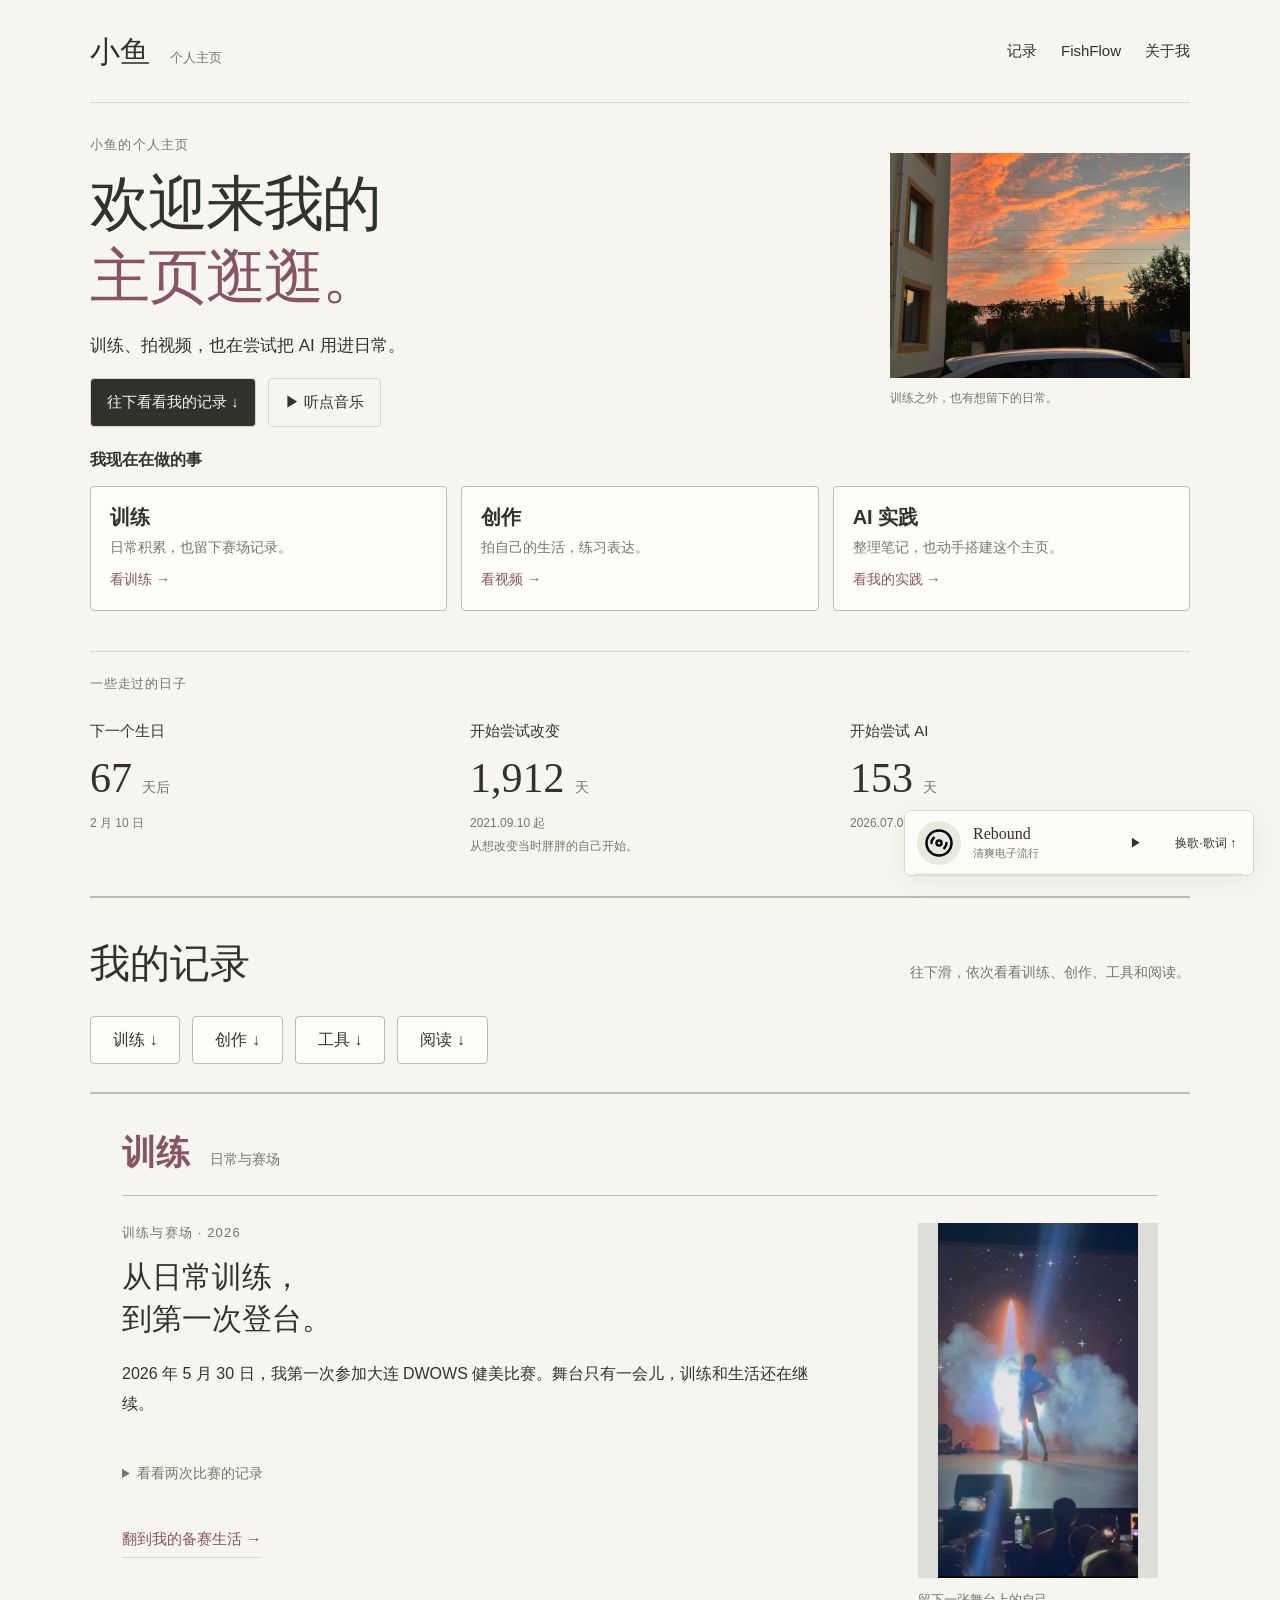
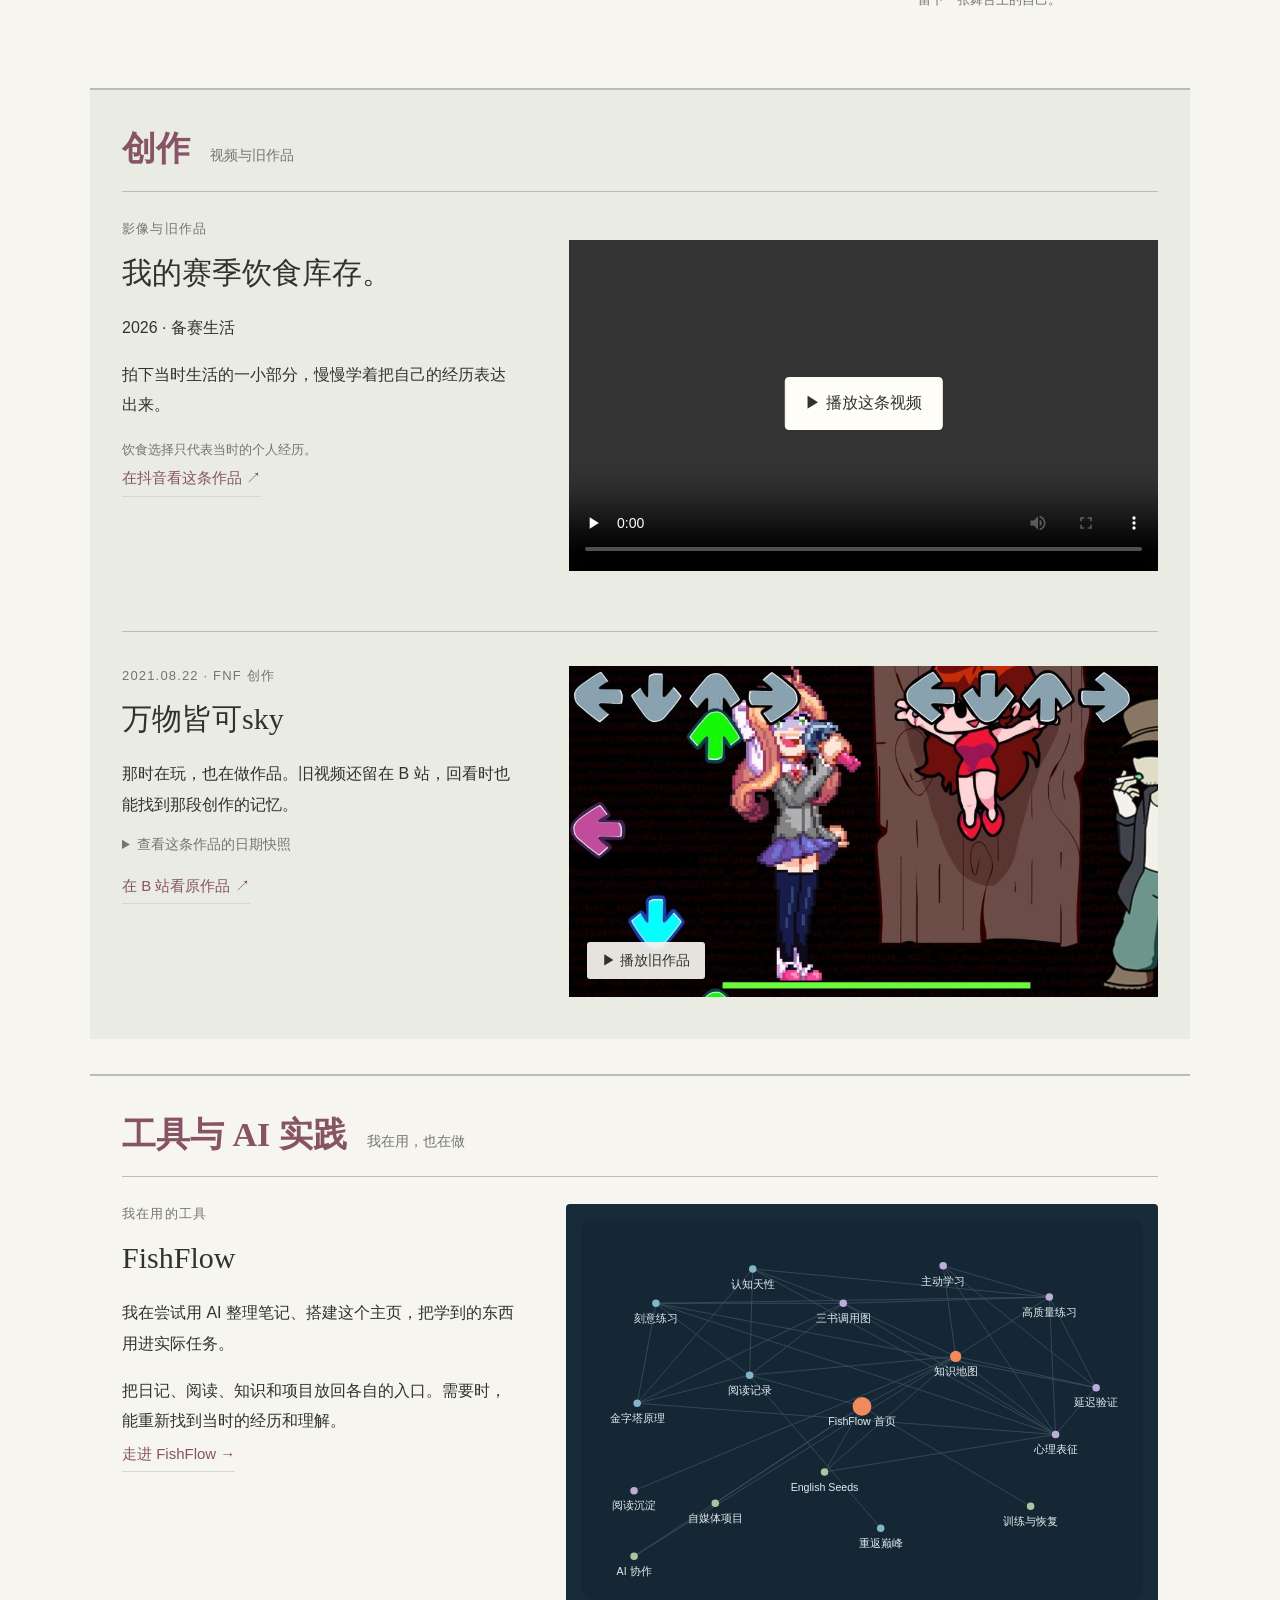
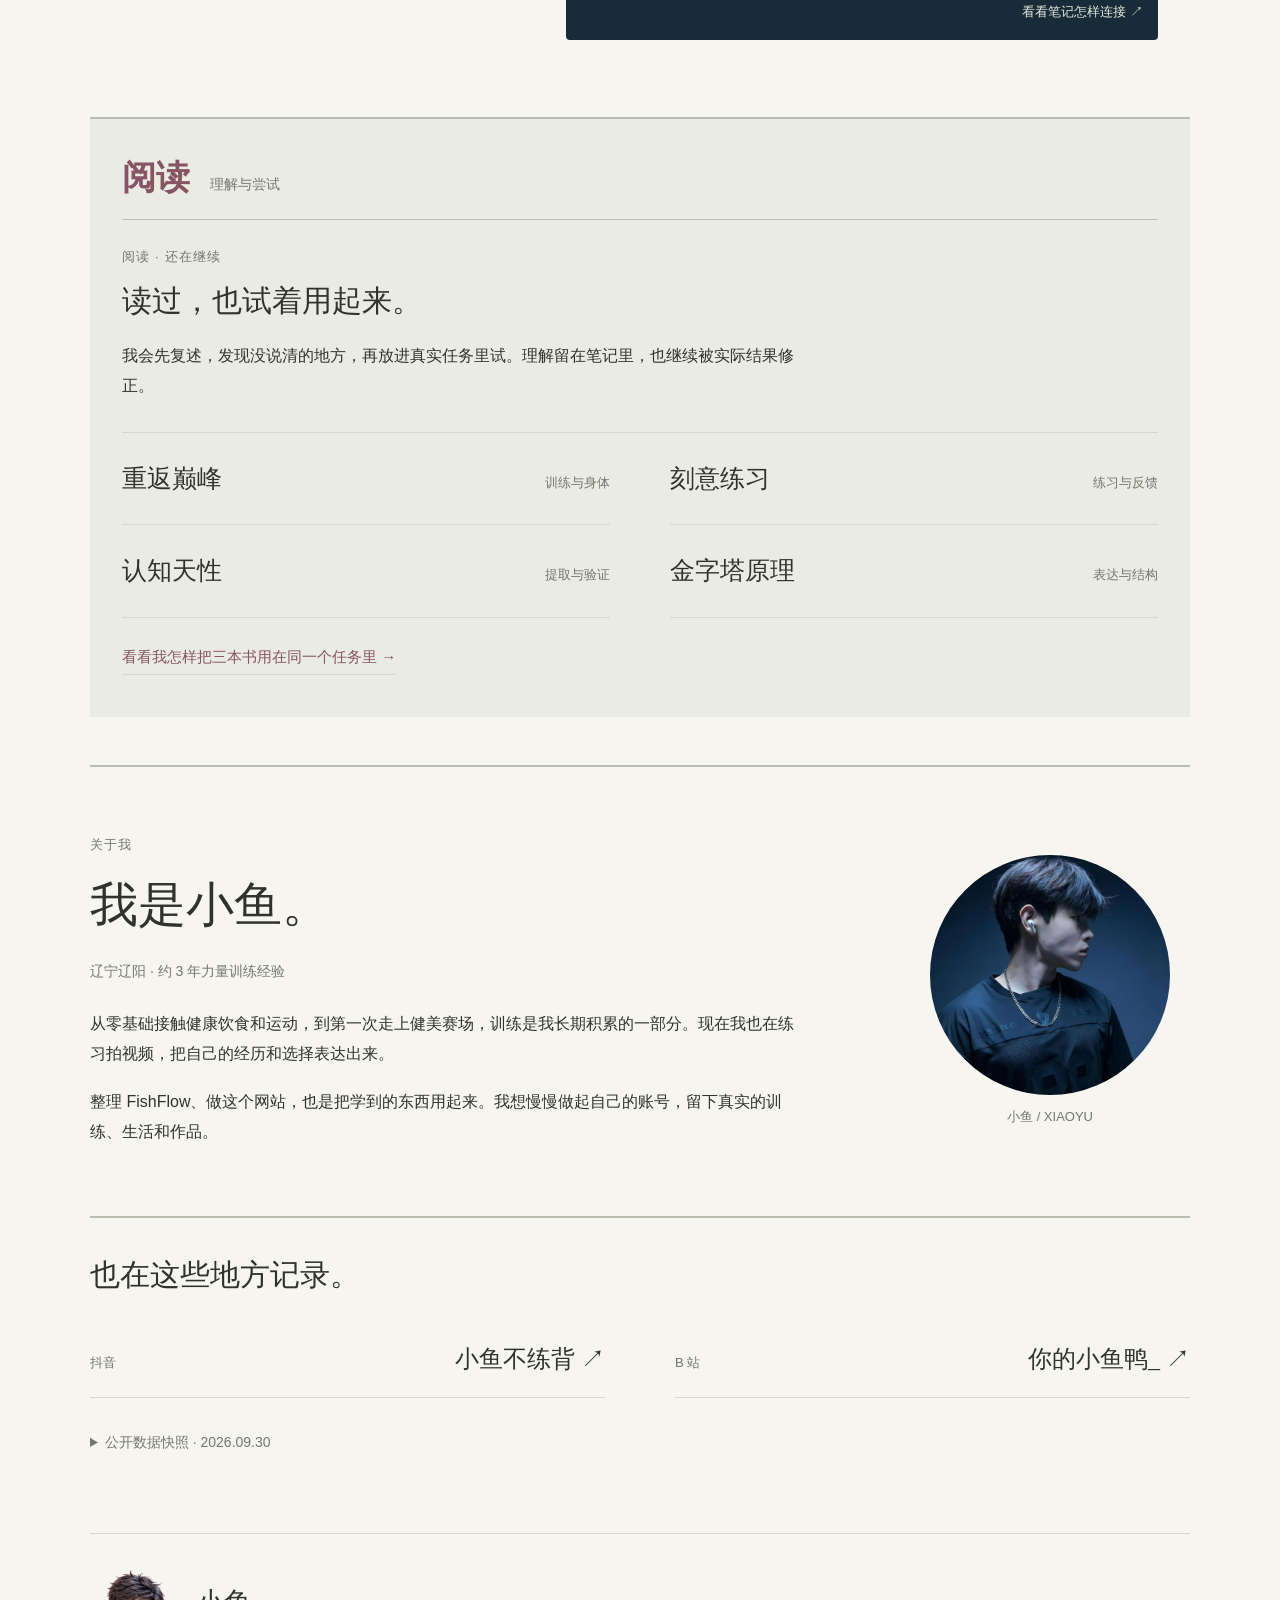
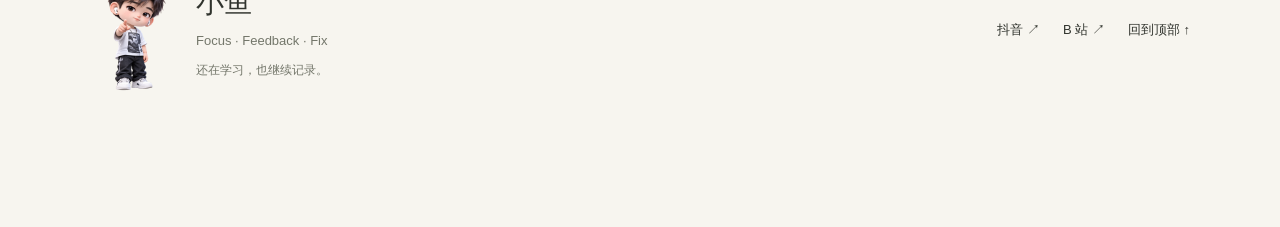
<file: index.html>
<!doctype html><html lang="zh-CN"><head><meta charset="UTF-8"><meta name="viewport" content="width=device-width,initial-scale=1"><meta name="theme-color" content="#F7F5EF"><title>小鱼</title><meta name="description" content="这里有我的训练、创作、阅读，还有一些日常。"><meta property="og:title" content="小鱼"><meta property="og:description" content="这里有我的训练、创作、阅读，还有一些日常。"><meta property="og:type" content="website"><meta property="og:url" content="https://yuy530950-ux.github.io/xiaoyu-homepage-public/"><link rel="canonical" href="https://yuy530950-ux.github.io/xiaoyu-homepage-public/"><link rel="icon" href="./favicon.svg" type="image/svg+xml"><link rel="stylesheet" href="./styles.css?v=2026-10-04"><link rel="stylesheet" href="./clarity.css?v=2026-10-05b"><script src="./site.js?v=2.1.3-music" defer></script><script src="./music.js?v=2026-10-09-same-origin" defer></script><script src="./life-records.js?v=2026-10-05" defer></script><script src="./milestones.js?v=2026-10-04" defer></script></head><body id="top" class="home-clarity"><a class="skip-link" href="#main">跳到主要内容</a><header class="site-header container"><a class="brand" href="./index.html" aria-label="小鱼，返回主页">小鱼<span>个人主页</span></a><nav class="site-nav" aria-label="主导航"><a href="./index.html#records">记录</a><a href="./fishflow.html">FishFlow</a><a href="./index.html#about">关于我</a></nav></header>
<main id="main">
<section class="hero container" aria-labelledby="hero-title">
<div class="hero-intro"><div><p class="eyebrow">小鱼的个人主页</p><h1 id="hero-title">欢迎来我的<br><em>主页逛逛。</em></h1><p class="hero-lead">训练、拍视频，也在尝试把 AI 用进日常。</p><div class="hero-actions"><a class="button button-dark" href="#records">往下看看我的记录 ↓</a><button id="hero-music-toggle" class="button" type="button" aria-label="播放主页音乐">▶ 听点音乐</button></div></div><figure class="hero-photo"><img src="./media/evening-sky.jpg" width="1707" height="1280" alt="楼边与树梢上方的橙红色晚霞"><figcaption>训练之外，也有想留下的日常。</figcaption></figure></div>
<div class="hero-now"><h2>我现在在做的事</h2><nav class="now-links" aria-label="现在在做的事"><a href="#chapter-training"><strong>训练</strong><span>日常积累，也留下赛场记录。</span><b>看训练 →</b></a><a href="#chapter-creative"><strong>创作</strong><span>拍自己的生活，练习表达。</span><b>看视频 →</b></a><a href="#chapter-tools"><strong>AI 实践</strong><span>整理笔记，也动手搭建这个主页。</span><b>看我的实践 →</b></a></nav></div>
</section>
<section class="milestones container" aria-labelledby="milestones-title" data-milestones data-birthday-month="2" data-birthday-day="10" data-change-start="2021-09-10" data-ai-start="2026-07-05">
<h2 id="milestones-title" class="eyebrow">一些走过的日子</h2>
<dl class="milestone-list">
<div class="milestone"><dt>下一个生日</dt><dd class="milestone-value"><strong data-milestone="birthday">—</strong><span data-birthday-unit>天后</span></dd><dd class="milestone-origin"><span>2 月 10 日</span></dd></div>
<div class="milestone"><dt>开始尝试改变</dt><dd class="milestone-value"><strong data-milestone="change">—</strong><span>天</span></dd><dd class="milestone-origin"><time datetime="2021-09-10">2021.09.10</time> 起<br>从想改变当时胖胖的自己开始。</dd></div>
<div class="milestone"><dt>开始尝试 AI</dt><dd class="milestone-value"><strong data-milestone="ai">—</strong><span>天</span></dd><dd class="milestone-origin"><time datetime="2026-07-05">2026.07.05</time> 起</dd></div>
</dl>
<noscript><p class="small-note">生日是 2 月 10 日；2021.09.10 开始尝试改变，2026.07.05 开始尝试 AI。开启浏览器脚本后可查看每日更新的天数。</p></noscript>
</section>
<section class="records container" id="records" aria-labelledby="records-title"><div class="section-heading"><h2 id="records-title">我的记录</h2><p>往下滑，依次看看训练、创作、工具和阅读。</p></div>
<div id="life-player" class="chapter-browser"><nav class="chapter-nav" aria-label="跳到记录区域"><a href="#chapter-training">训练 ↓</a><a href="#chapter-creative">创作 ↓</a><a href="#chapter-tools">工具 ↓</a><a href="#chapter-reading">阅读 ↓</a></nav><div class="chapter-stories">
<article id="chapter-training" class="chapter-panel" aria-labelledby="section-training-title" tabindex="-1"><header class="record-section-heading"><h3 id="section-training-title">训练</h3><p>日常与赛场</p></header><div class="training-layout"><div><p class="eyebrow">训练与赛场 · 2026</p><h4 id="training-record">从日常训练，<br>到第一次登台。</h4><p>2026 年 5 月 30 日，我第一次参加大连 DWOWS 健美比赛。舞台只有一会儿，训练和生活还在继续。</p><details class="project-details"><summary>看看两次比赛的记录</summary><p><strong>2026.05.30 · 大连 DWOWS</strong><br>共报 4 个组。青年组小组冠军、全场第 8 / 11；另外 3 个组第三名。</p><p><strong>2026 年 9 月 · 沈阳聚力</strong><br>最好成绩：组第六。</p></details><a class="text-link" href="#film-record">翻到我的备赛生活 →</a></div><figure class="stage-photo"><img src="./media/stage-moment.jpg" width="968" height="1714" alt="小鱼在健美舞台上的照片" loading="lazy"><figcaption>留下一张舞台上的自己。</figcaption></figure></div></article>
<article id="chapter-creative" class="chapter-panel" aria-labelledby="section-creative-title" tabindex="-1"><header class="record-section-heading"><h3 id="section-creative-title">创作</h3><p>视频与旧作品</p></header><p class="eyebrow">影像与旧作品</p><div class="creative-story"><div><h4 id="film-record">我的赛季饮食库存。</h4><p>2026 · 备赛生活</p><p>拍下当时生活的一小部分，慢慢学着把自己的经历表达出来。</p><p class="small-note">饮食选择只代表当时的个人经历。</p><a class="text-link" href="https://www.douyin.com/video/7662977046944234611" target="_blank" rel="noopener noreferrer">在抖音看这条作品 ↗</a></div><div class="video-preview"><button type="button" id="training-film-play" class="native-video-play" aria-controls="training-film">▶ 播放这条视频</button><video id="training-film" controls playsinline preload="none" aria-label="小鱼的赛季饮食库存视频"><source src="./media/prep-pantry.mp4" type="video/mp4"></video></div></div>
<div class="creative-story older-story"><div><p class="eyebrow">2021.08.22 · FNF 创作</p><h4 id="fnf-record">万物皆可sky</h4><p>那时在玩，也在做作品。旧视频还留在 B 站，回看时也能找到那段创作的记忆。</p><details><summary>查看这条作品的日期快照</summary><p>106.5 万播放 · 2026.10.02 核验。平台的最新数据可能不同。</p></details><a class="text-link" href="https://www.bilibili.com/video/BV1u64y1v7vH/" target="_blank" rel="noopener noreferrer">在 B 站看原作品 ↗</a></div><div class="chapter-video"><button type="button" id="fnf-play" class="chapter-video-cover" aria-label="播放 万物皆可sky"><img src="./media/fnf-sky-cover.jpg" width="1200" height="630" alt="2021 年作品 万物皆可sky 的画面" loading="lazy"><span>▶ 播放旧作品</span></button><iframe id="fnf-frame" src="about:blank" title="万物皆可sky，B 站作品播放器" allow="autoplay; fullscreen; picture-in-picture" allowfullscreen hidden></iframe><button id="fnf-stop" type="button" hidden>停止作品播放</button></div></div></article>
<article id="chapter-tools" class="chapter-panel" aria-labelledby="section-tools-title" tabindex="-1"><header class="record-section-heading"><h3 id="section-tools-title">工具与 AI 实践</h3><p>我在用，也在做</p></header><div class="tools-layout"><div><p class="eyebrow">我在用的工具</p><h4 id="fishflow-record">FishFlow</h4><p>我在尝试用 AI 整理笔记、搭建这个主页，把学到的东西用进实际任务。</p><p>把日记、阅读、知识和项目放回各自的入口。需要时，能重新找到当时的经历和理解。</p><a class="text-link" href="./fishflow.html">走进 FishFlow →</a></div><a class="graph-preview" href="./fishflow.html#map" aria-label="打开 FishFlow 公开笔记图谱"><img src="./media/fishflow-map.svg" width="900" height="610" alt="FishFlow 的公开笔记关系图，17 个节点、40 条关系" loading="lazy"><span>看看笔记怎样连接 ↗</span></a></div></article>
<article id="chapter-reading" class="chapter-panel" aria-labelledby="section-reading-title" tabindex="-1"><header class="record-section-heading"><h3 id="section-reading-title">阅读</h3><p>理解与尝试</p></header><p class="eyebrow">阅读 · 还在继续</p><h4 id="reading-record">读过，也试着用起来。</h4><p class="reading-intro">我会先复述，发现没说清的地方，再放进真实任务里试。理解留在笔记里，也继续被实际结果修正。</p><div class="book-list"><div><strong>重返巅峰</strong><span>训练与身体</span></div><div><strong>刻意练习</strong><span>练习与反馈</span></div><div><strong>认知天性</strong><span>提取与验证</span></div><div><strong>金字塔原理</strong><span>表达与结构</span></div></div><a class="text-link" href="./fishflow.html#application">看看我怎样把三本书用在同一个任务里 →</a></article>
</div></div></section>
<section class="about container" id="about" aria-labelledby="about-title"><div class="about-copy"><p class="eyebrow">关于我</p><h2 id="about-title">我是小鱼。</h2><p class="profile-facts">辽宁辽阳 · 约 3 年力量训练经验</p><p>从零基础接触健康饮食和运动，到第一次走上健美赛场，训练是我长期积累的一部分。现在我也在练习拍视频，把自己的经历和选择表达出来。</p><p>整理 FishFlow、做这个网站，也是把学到的东西用起来。我想慢慢做起自己的账号，留下真实的训练、生活和作品。</p></div><figure class="about-portrait"><img src="./media/xiaoyu-portrait.jpg" width="1280" height="1280" alt="小鱼的侧脸照片" loading="lazy"><figcaption>小鱼 / XIAOYU</figcaption></figure></section>
<section class="accounts container" id="accounts" aria-labelledby="accounts-title"><h2 id="accounts-title">也在这些地方记录。</h2><div class="account-links"><a href="https://www.douyin.com/user/MS4wLjABAAAAREL2kKN2-3KFhaEUhRp0pKYmn9fHabDOpQyfHG3v3TfUt0Ww7nI0zHm55gkjGED8" target="_blank" rel="noopener noreferrer"><span>抖音</span><strong>小鱼不练背 ↗</strong></a><a href="https://space.bilibili.com/470591883" target="_blank" rel="noopener noreferrer"><span>B 站</span><strong>你的小鱼鸭_ ↗</strong></a></div><details class="account-snapshot"><summary>公开数据快照 · 2026.09.30</summary><p>抖音：281 粉丝，15 作品，公开获赞 1.7 万。<br>B 站：1,610 粉丝，39 投稿。</p><p class="small-note">只记录当时核验的公开数字，最新数据请看平台主页。</p></details></section>
</main><footer class="site-footer container"><div class="footer-identity"><button class="character-button" type="button" aria-label="和小鱼的小分身打个招呼"><img src="./media/xiaoyu-chibi.png" width="1024" height="1536" alt="小鱼的 Q 版小分身" loading="lazy"></button><div><a class="footer-brand" href="./index.html">小鱼</a><p>Focus · Feedback · Fix</p><small id="character-message" role="status">还在学习，也继续记录。</small></div></div><nav class="footer-links" aria-label="页脚导航"><a href="https://www.douyin.com/user/MS4wLjABAAAAREL2kKN2-3KFhaEUhRp0pKYmn9fHabDOpQyfHG3v3TfUt0Ww7nI0zHm55gkjGED8" target="_blank" rel="noopener noreferrer">抖音 ↗</a><a href="https://space.bilibili.com/470591883" target="_blank" rel="noopener noreferrer">B 站 ↗</a><a href="#top">回到顶部 ↑</a></nav></footer><section class="music-widget" id="music-widget" aria-label="主页音乐">
<audio id="site-audio" preload="none" loop src="./media/rebound.m4a"></audio>
<div class="music-panel" id="music-panel" aria-labelledby="music-heading" hidden>
<div class="music-panel-head"><span class="eyebrow">陪你逛逛的三首歌</span><button id="music-close" type="button">收起 ↓</button></div>
<div class="record-heading"><img class="record-icon" src="./media/disc-3.svg" width="76" height="76" alt=""><div><h2 id="music-heading">Rebound</h2><p id="music-artist">Josh Woodward</p></div></div>
<p class="music-mood" id="music-mood">清爽电子流行 · 轻快一点，适合随意逛逛。</p>
<div class="track-picker" role="group" aria-label="选择歌曲">
<button type="button" data-track="0" aria-pressed="true">Rebound <small>清爽电子流行 · Josh Woodward</small></button>
<button type="button" data-track="1" aria-pressed="false" disabled>California Lullabye <small>暖一点的吉他人声 · Josh Woodward</small></button>
<button type="button" data-track="2" aria-pressed="false" disabled>Childhood <small>安静钢琴 · Scott Buckley</small></button>
</div>
<div class="transport"><button type="button" id="music-toggle" aria-label="播放 Rebound">▶ 播放</button><span><time id="music-current">0:00</time> / <time id="music-duration">2:54</time></span><button id="music-follow" type="button" aria-pressed="true">跟随当前句</button></div>
<label class="range-control"><span class="sr-only">歌曲进度</span><input id="music-progress" type="range" min="0" max="0" step="0.1" value="0" disabled></label>
<div class="volume-control"><label for="music-volume">音量</label><input id="music-volume" type="range" min="0" max="1" step="0.01" value="0.25"><button type="button" id="music-mute" aria-pressed="false">静音</button></div>
<p class="lyric-heading" id="lyric-heading">完整歌词 · 逐句高亮</p>
<div class="lyrics" id="lyrics" role="region" aria-label="完整歌词，随歌曲播放逐句高亮" tabindex="0"><ol id="lyrics-lines"></ol><p id="instrumental-note" hidden>这首是钢琴纯音乐，没有歌词。慢下来，留一点安静。</p></div>
<p class="lyrics-note" id="lyrics-note">歌词来自作者原文；同步时间可能有少量偏差。</p>
<p class="music-credit"><a id="music-source" href="https://www.joshwoodward.com/song/Rebound" target="_blank" rel="noopener noreferrer">Rebound — Josh Woodward</a> · <a id="music-license" href="https://creativecommons.org/licenses/by/4.0/" target="_blank" rel="noopener noreferrer">CC BY 4.0</a><span>为网页播放压缩 · 未剪辑 · 歌词分句与时间整理</span></p>
<p class="music-status" id="music-status" role="status">点一下，听首歌。</p><button type="button" id="music-retry" hidden>重试</button>
</div>
<div class="music-dock"><button class="dock-record" type="button" id="music-expand" aria-controls="music-panel" aria-expanded="false" aria-label="展开唱片与歌词"><img class="record-icon" src="./media/disc-3.svg" width="44" height="44" alt=""></button><div><strong id="dock-title">Rebound</strong><span id="dock-status">清爽电子流行</span></div><button type="button" id="dock-toggle" aria-label="播放 Rebound">▶</button><button type="button" id="dock-open" aria-controls="music-panel">换歌·歌词 ↑</button><progress id="dock-progress" max="174" value="0" aria-label="歌曲播放进度"></progress></div>
</section></body></html>
</file>
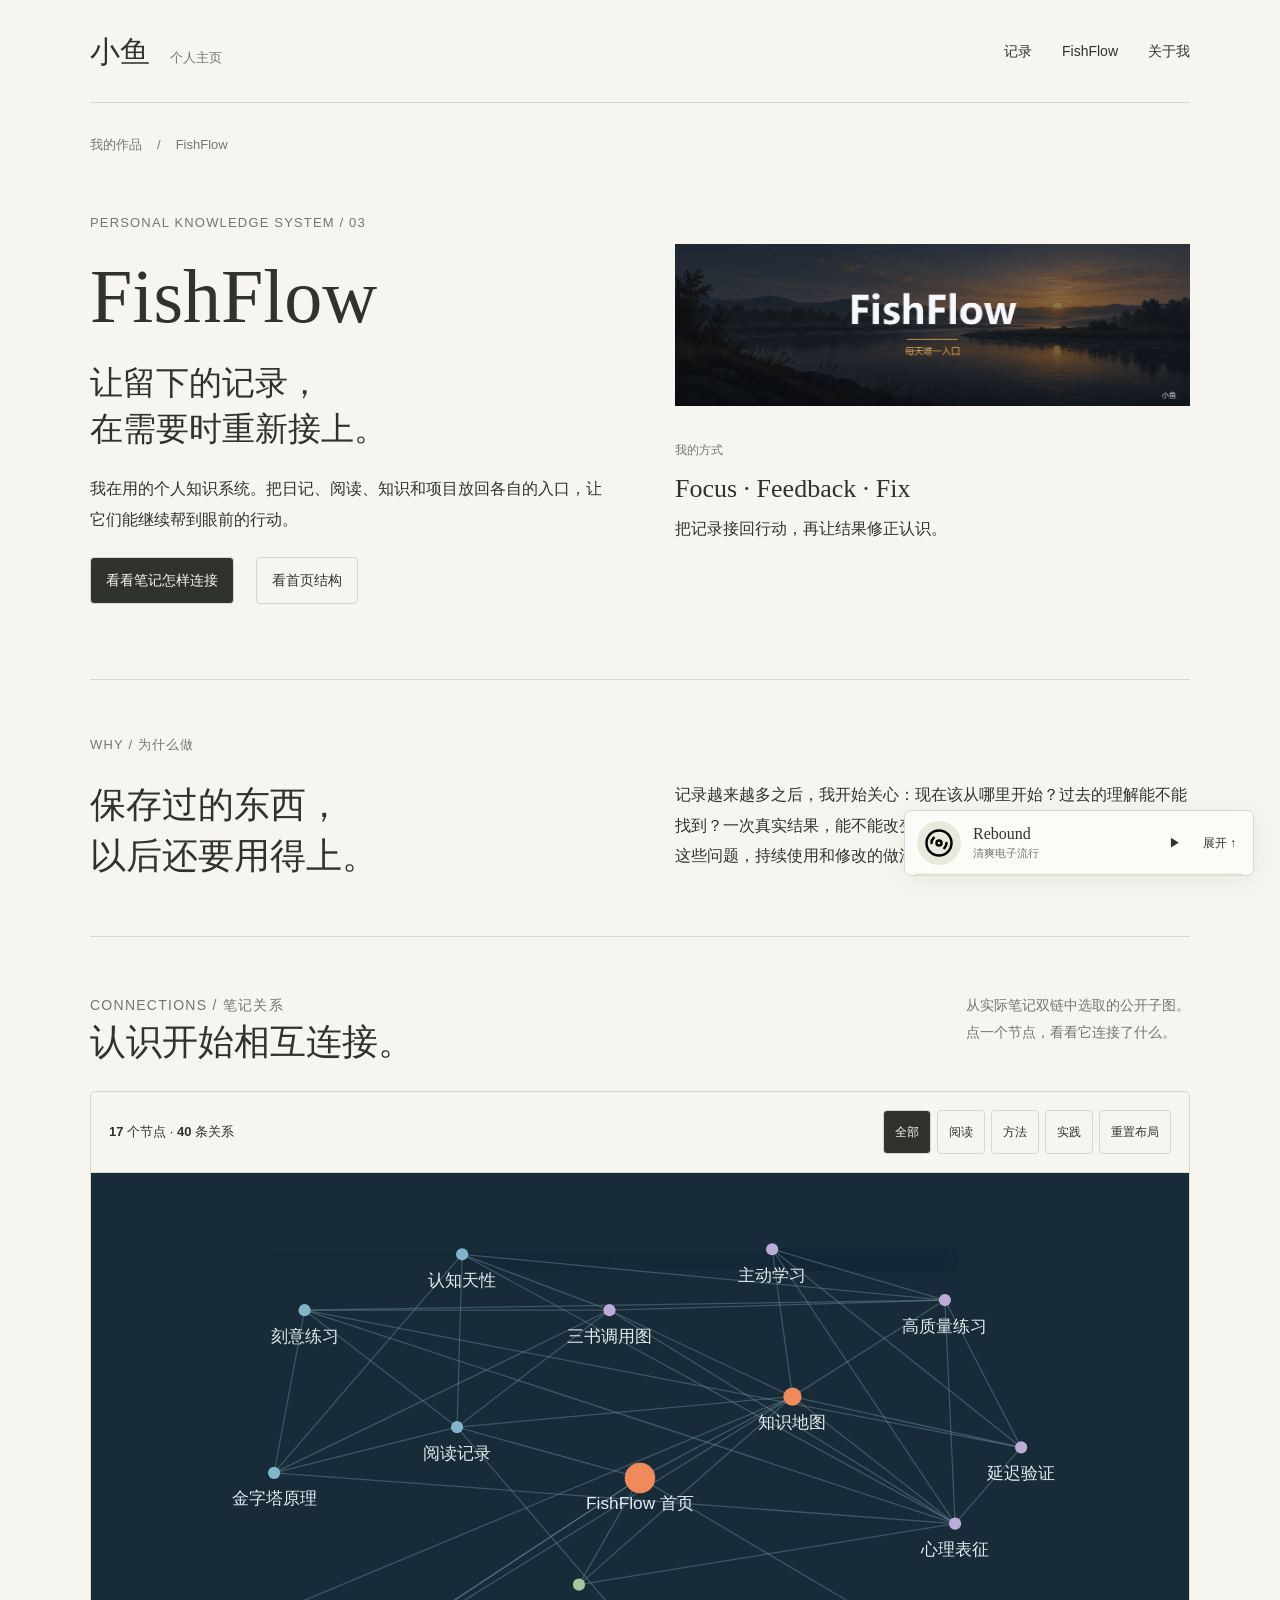
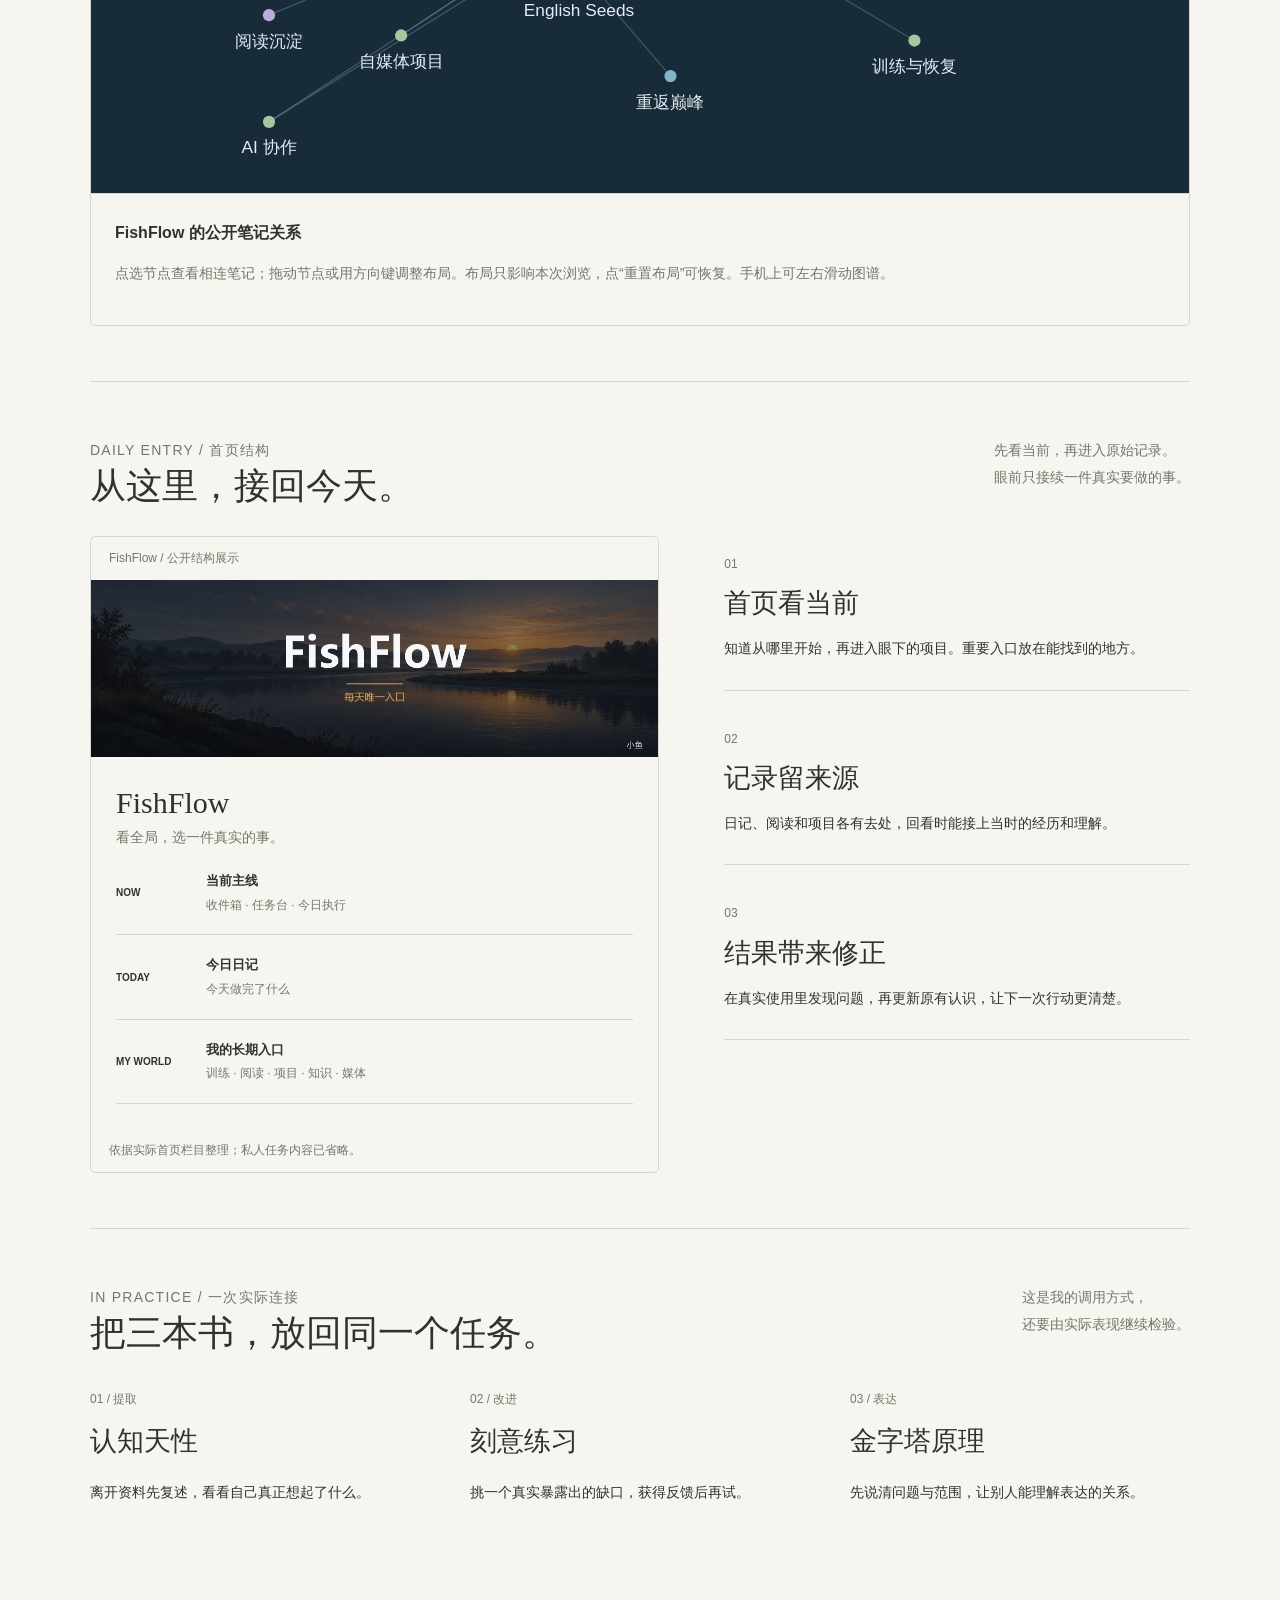
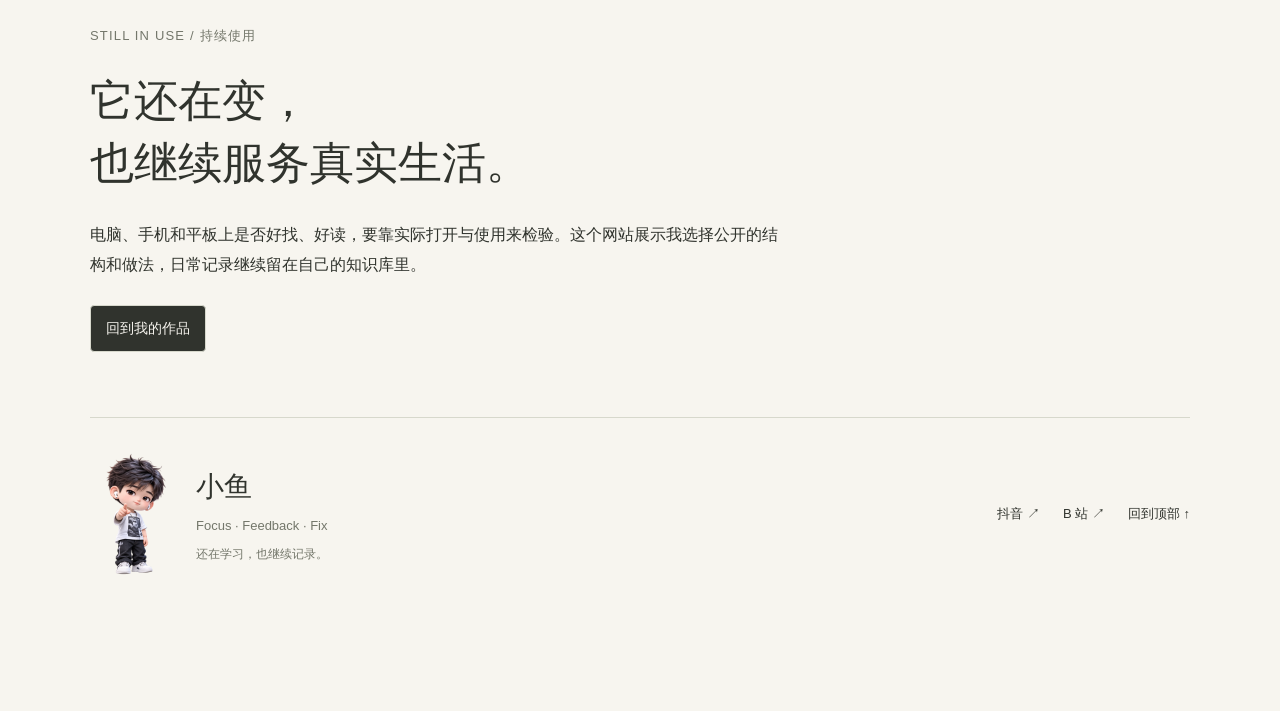
<file: fishflow.html>
<!doctype html><html lang="zh-CN"><head><meta charset="UTF-8"><meta name="viewport" content="width=device-width,initial-scale=1"><meta name="theme-color" content="#F7F5EF"><title>FishFlow｜小鱼</title><meta name="description" content="小鱼的个人知识系统：公开笔记关系图与首页结构展示。"><meta property="og:title" content="FishFlow｜小鱼"><meta property="og:description" content="小鱼的个人知识系统：公开笔记关系图与首页结构展示。"><meta property="og:type" content="website"><meta property="og:url" content="https://yuy530950-ux.github.io/xiaoyu-homepage-public/fishflow.html"><link rel="canonical" href="https://yuy530950-ux.github.io/xiaoyu-homepage-public/fishflow.html"><link rel="icon" href="./favicon.svg" type="image/svg+xml"><link rel="stylesheet" href="./styles.css?v=2026-10-04"><script src="./site.js?v=2.1.3-music" defer></script><script src="./music.js?v=2026-10-09-same-origin" defer></script></head><body id="top"><a class="skip-link" href="#main">跳到主要内容</a><header class="site-header container"><a class="brand" href="./index.html" aria-label="小鱼，返回主页">小鱼<span>个人主页</span></a><nav class="site-nav" aria-label="主导航"><a href="./index.html#records">记录</a><a href="./fishflow.html">FishFlow</a><a href="./index.html#about">关于我</a></nav></header><main id="main">
<div class="breadcrumb container"><a href="./index.html#records">我的作品</a><span>/</span>FishFlow</div>
<section class="case-hero container" aria-labelledby="case-title"><div class="case-copy"><p class="eyebrow">PERSONAL KNOWLEDGE SYSTEM / 03</p><h1 id="case-title">Fish<span>Flow</span></h1><h2>让留下的记录，<br>在需要时重新接上。</h2><p>我在用的个人知识系统。把日记、阅读、知识和项目放回各自的入口，让它们能继续帮到眼前的行动。</p><div class="hero-actions"><a class="button button-dark" href="#map">看看笔记怎样连接</a><a class="button button-quiet" href="#approach">看首页结构</a></div></div><div class="case-visual"><img class="case-cover-photo" src="./media/fishflow-home-cover.png" alt="FishFlow 目前使用的首页封面，河流与日落背景" width="2241" height="702"><div class="case-visual-bottom"><div><span>我的方式</span><strong>Focus · Feedback · Fix</strong><p>把记录接回行动，再让结果修正认识。</p></div></div></div></section>
<section class="case-intro container reveal"><p class="eyebrow">WHY / 为什么做</p><div class="case-intro-grid"><h2>保存过的东西，<br>以后还要用得上。</h2><p>记录越来越多之后，我开始关心：现在该从哪里开始？过去的理解能不能找到？一次真实结果，能不能改变下一次的行动？FishFlow 就是我围绕这些问题，持续使用和修改的做法。</p></div></section>
<section class="graph-section container reveal" id="map" aria-labelledby="graph-title"><div class="section-heading"><div><p class="eyebrow">CONNECTIONS / 笔记关系</p><h2 id="graph-title">认识开始相互连接。</h2></div><p>从实际笔记双链中选取的公开子图。<br>点一个节点，看看它连接了什么。</p></div><div class="graph-shell"><div class="graph-toolbar"><span><strong>17</strong> 个节点 · <strong>40</strong> 条关系</span><div class="graph-filters" role="group" aria-label="图谱筛选"><button type="button" data-graph-filter="all" aria-pressed="true">全部</button><button type="button" data-graph-filter="reading" aria-pressed="false">阅读</button><button type="button" data-graph-filter="method" aria-pressed="false">方法</button><button type="button" data-graph-filter="practice" aria-pressed="false">实践</button><button type="button" class="graph-reset" id="graph-reset">重置布局</button></div></div><p class="graph-mobile-hint">可左右滑动；点选看连接，拖动节点探索。</p><div class="graph-stage" id="graph-stage"><img src="./media/fishflow-map.svg" alt="FishFlow 公开笔记关系图，17 个节点与 40 条关系" width="900" height="610"></div><div class="graph-caption" aria-live="polite"><strong id="graph-node-title">FishFlow 的公开笔记关系</strong><p id="graph-node-description">首页连到阅读、知识与项目；书与概念又连回实际使用。这里展示公开选取的关系，私人笔记正文保留在我的知识库里。</p><div id="graph-neighbors" class="graph-neighbors"></div></div></div></section>
<section class="home-showcase container reveal" id="approach" aria-labelledby="home-title"><div class="section-heading"><div><p class="eyebrow">DAILY ENTRY / 首页结构</p><h2 id="home-title">从这里，接回今天。</h2></div><p>先看当前，再进入原始记录。<br>眼前只接续一件真实要做的事。</p></div><div class="home-showcase-grid"><div class="home-window"><div class="window-bar"><span aria-hidden="true"><i></i><i></i><i></i></span><span>FishFlow / 公开结构展示</span></div><div class="home-window-cover"><img src="./media/fishflow-home-cover.png" alt="FishFlow 的实际首页封面" width="2241" height="702" loading="lazy"></div><div class="home-window-body"><h3>FishFlow</h3><p>看全局，选一件真实的事。</p><div class="home-window-row"><strong>NOW</strong><div><b>当前主线</b><span>收件箱 · 任务台 · 今日执行</span></div></div><div class="home-window-row"><strong>TODAY</strong><div><b>今日日记</b><span>今天做完了什么</span></div></div><div class="home-window-row"><strong>MY WORLD</strong><div><b>我的长期入口</b><span>训练 · 阅读 · 项目 · 知识 · 媒体</span></div></div></div><div class="window-note">依据实际首页栏目整理；私人任务内容已省略。</div></div><div class="home-explanation"><article><span>01</span><h3>首页看当前</h3><p>知道从哪里开始，再进入眼下的项目。重要入口放在能找到的地方。</p></article><article><span>02</span><h3>记录留来源</h3><p>日记、阅读和项目各有去处，回看时能接上当时的经历和理解。</p></article><article><span>03</span><h3>结果带来修正</h3><p>在真实使用里发现问题，再更新原有认识，让下一次行动更清楚。</p></article></div></div></section>
<section class="application container reveal" id="application" aria-labelledby="application-title"><div class="section-heading"><div><p class="eyebrow">IN PRACTICE / 一次实际连接</p><h2 id="application-title">把三本书，放回同一个任务。</h2></div><p>这是我的调用方式，<br>还要由实际表现继续检验。</p></div><div class="book-grid"><article><span>01 / 提取</span><h3>认知天性</h3><p>离开资料先复述，看看自己真正想起了什么。</p></article><article><span>02 / 改进</span><h3>刻意练习</h3><p>挑一个真实暴露出的缺口，获得反馈后再试。</p></article><article><span>03 / 表达</span><h3>金字塔原理</h3><p>先说清问题与范围，让别人能理解表达的关系。</p></article></div></section>
<section class="case-current" id="current"><div class="container"><p class="eyebrow">STILL IN USE / 持续使用</p><h2>它还在变，<br>也继续服务真实生活。</h2><p>电脑、手机和平板上是否好找、好读，要靠实际打开与使用来检验。这个网站展示我选择公开的结构和做法，日常记录继续留在自己的知识库里。</p><a class="button button-dark" href="./index.html#records">回到我的作品</a></div></section>
</main><footer class="site-footer container"><div class="footer-identity"><button class="character-button" type="button" aria-label="和小鱼的小分身打个招呼"><img src="./media/xiaoyu-chibi.png" width="1024" height="1536" alt="小鱼的 Q 版小分身" loading="lazy"></button><div><a class="footer-brand" href="./index.html">小鱼</a><p>Focus · Feedback · Fix</p><small id="character-message" role="status">还在学习，也继续记录。</small></div></div><nav class="footer-links" aria-label="页脚导航"><a href="https://www.douyin.com/user/MS4wLjABAAAAREL2kKN2-3KFhaEUhRp0pKYmn9fHabDOpQyfHG3v3TfUt0Ww7nI0zHm55gkjGED8" target="_blank" rel="noopener noreferrer">抖音 ↗</a><a href="https://space.bilibili.com/470591883" target="_blank" rel="noopener noreferrer">B 站 ↗</a><a href="#top">回到顶部 ↑</a></nav></footer><section class="music-widget" id="music-widget" aria-label="主页音乐">
<audio id="site-audio" preload="none" loop src="./media/rebound.m4a"></audio>
<div class="music-panel" id="music-panel" aria-labelledby="music-heading" hidden>
<div class="music-panel-head"><span class="eyebrow">陪你逛逛的三首歌</span><button id="music-close" type="button">收起 ↓</button></div>
<div class="record-heading"><img class="record-icon" src="./media/disc-3.svg" width="76" height="76" alt=""><div><h2 id="music-heading">Rebound</h2><p id="music-artist">Josh Woodward</p></div></div>
<p class="music-mood" id="music-mood">清爽电子流行 · 轻快一点，适合随意逛逛。</p>
<div class="track-picker" role="group" aria-label="选择歌曲">
<button type="button" data-track="0" aria-pressed="true">Rebound <small>清爽电子流行 · Josh Woodward</small></button>
<button type="button" data-track="1" aria-pressed="false" disabled>California Lullabye <small>暖一点的吉他人声 · Josh Woodward</small></button>
<button type="button" data-track="2" aria-pressed="false" disabled>Childhood <small>安静钢琴 · Scott Buckley</small></button>
</div>
<div class="transport"><button type="button" id="music-toggle" aria-label="播放 Rebound">▶ 播放</button><span><time id="music-current">0:00</time> / <time id="music-duration">2:54</time></span><button id="music-follow" type="button" aria-pressed="true">跟随当前句</button></div>
<label class="range-control"><span class="sr-only">歌曲进度</span><input id="music-progress" type="range" min="0" max="0" step="0.1" value="0" disabled></label>
<div class="volume-control"><label for="music-volume">音量</label><input id="music-volume" type="range" min="0" max="1" step="0.01" value="0.25"><button type="button" id="music-mute" aria-pressed="false">静音</button></div>
<p class="lyric-heading" id="lyric-heading">完整歌词 · 逐句高亮</p>
<div class="lyrics" id="lyrics" role="region" aria-label="完整歌词，随歌曲播放逐句高亮" tabindex="0"><ol id="lyrics-lines"></ol><p id="instrumental-note" hidden>这首是钢琴纯音乐，没有歌词。慢下来，留一点安静。</p></div>
<p class="lyrics-note" id="lyrics-note">歌词来自作者原文；同步时间可能有少量偏差。</p>
<p class="music-credit"><a id="music-source" href="https://www.joshwoodward.com/song/Rebound" target="_blank" rel="noopener noreferrer">Rebound — Josh Woodward</a> · <a id="music-license" href="https://creativecommons.org/licenses/by/4.0/" target="_blank" rel="noopener noreferrer">CC BY 4.0</a><span>为网页播放压缩 · 未剪辑 · 歌词分句与时间整理</span></p>
<p class="music-status" id="music-status" role="status">点一下，听首歌。</p><button type="button" id="music-retry" hidden>重试</button>
</div>
<div class="music-dock"><button class="dock-record" type="button" id="music-expand" aria-controls="music-panel" aria-expanded="false" aria-label="展开唱片与歌词"><img class="record-icon" src="./media/disc-3.svg" width="44" height="44" alt=""></button><div><strong id="dock-title">Rebound</strong><span id="dock-status">清爽电子流行</span></div><button type="button" id="dock-toggle" aria-label="播放 Rebound">▶</button><button type="button" id="dock-open">展开 ↑</button><progress id="dock-progress" max="174" value="0" aria-label="歌曲播放进度"></progress></div>
</section></body></html>
</file>
<file: styles.css>
:root{--paper:#f7f5ef;--ink:#30332d;--muted:#74776b;--line:#d7d8cc;--accent:#875465;--soft:#eae9de;--serif:Georgia,"Songti SC","STSong","SimSun",serif}
*{box-sizing:border-box}html{scroll-behavior:smooth;scroll-padding-top:24px}body{margin:0;padding-bottom:115px;background:var(--paper);color:var(--ink);font:16px/1.9 -apple-system,BlinkMacSystemFont,"Segoe UI","Microsoft YaHei",sans-serif}button,input{font:inherit}button,a,input{touch-action:manipulation}button{cursor:pointer;color:inherit}a{color:inherit;text-decoration:none}a:hover{color:var(--accent)}img{max-width:100%;height:auto;display:block}figure,p,h1,h2,h3{margin:0}p+p{margin-top:17px}h1,h2,h3{font-family:var(--serif);font-weight:400;line-height:1.4}h2{font-size:36px}h3{font-size:35px}button{background:none;border:1px solid var(--line);border-radius:4px;padding:8px 14px;font-size:14px;min-height:44px}button:hover{background:var(--soft)}button,a,input{transition:background .15s,color .15s,border-color .15s}button:focus-visible,a:focus-visible,input:focus-visible,summary:focus-visible,[tabindex]:focus-visible{outline:2px solid var(--accent);outline-offset:5px}[hidden]{display:none!important}.container{max-width:1100px;width:calc(100% - 80px);margin:0 auto}.sr-only{position:absolute;width:1px;height:1px;overflow:hidden;clip:rect(0,0,0,0)}.skip-link{position:fixed;top:-90px;left:20px;background:var(--ink);color:white;padding:10px 20px;z-index:100}.skip-link:focus{top:10px}.eyebrow{color:var(--muted);font-size:13px;letter-spacing:.09em;line-height:1.6}.text-link{display:inline-block;border-bottom:1px solid var(--line);padding:3px 0;color:var(--accent);font-size:15px}.text-link:hover{border-color:var(--accent)}.small-note,figcaption{font-size:13px;color:var(--muted);line-height:1.8}figcaption{margin-top:10px}.site-header{display:flex;justify-content:space-between;align-items:center;min-height:103px;border-bottom:1px solid var(--line)}.brand{font-family:var(--serif);font-size:30px;display:flex;align-items:baseline;gap:20px}.brand span{font-family:inherit;font-size:13px;color:var(--muted)}.site-nav{display:flex;gap:30px;font-size:14px}.site-nav a{padding:10px 0}.hero{padding-top:66px;padding-bottom:90px}.hero h1{font-size:clamp(58px,7.5vw,98px);line-height:1.22;letter-spacing:-.05em;margin-top:26px;max-width:730px}.hero h1 em{font-style:normal;color:var(--accent)}.hero-bottom{display:flex;justify-content:space-between;align-items:flex-end;gap:70px;margin-top:40px}.hero-lead{font-size:19px;line-height:1.9}.hero-link{margin-top:23px}.hero-photo{width:350px;flex-shrink:0;margin-top:-172px}.hero-photo img{aspect-ratio:1707/1280;object-fit:contain}.hero-photo figcaption{font-size:12px;text-align:right}.section-heading{display:flex;justify-content:space-between;align-items:baseline;gap:30px;margin-bottom:24px}.section-heading p{color:var(--muted);font-size:14px}.records{padding:40px 0 74px;border-top:1px solid var(--line);scroll-margin-top:30px}.chapter-nav{display:flex;gap:38px;border-bottom:1px solid var(--line);margin-top:32px}.chapter-nav button{font-family:var(--serif);font-size:21px;border:0;border-bottom:2px solid transparent;border-radius:0;padding:13px 4px;margin-bottom:-1px;min-width:60px}.chapter-nav button[aria-selected=true]{color:var(--accent);border-color:var(--accent)}.chapter-nav button:hover{background:none;color:var(--accent)}.chapter-stories{padding-top:44px}.chapter-panel{transform-origin:left center;min-height:420px}.chapter-panel p{max-width:43em}.chapter-panel h3{margin:15px 0 22px}.training-layout{display:grid;grid-template-columns:minmax(0,1fr) 280px;gap:100px}.stage-photo{width:240px;justify-self:end}.stage-photo img{height:355px;width:100%;object-fit:contain;background:#deded8}.project-details{margin:30px 0 24px}summary{cursor:pointer;font-size:14px;min-height:44px;padding:11px 0;color:var(--muted)}details[open]>summary{color:var(--accent)}details p{font-size:14px;margin:12px 0}.project-details p{padding-left:16px}.creative-story{display:grid;grid-template-columns:.8fr 1.2fr;gap:55px;align-items:start}.creative-story video,.chapter-video{width:100%;aspect-ratio:16/9;background:#20231f}.creative-story video{object-fit:contain}.older-story{margin-top:60px;border-top:1px solid var(--line);padding-top:34px}.chapter-video{position:relative}.chapter-video-cover{border:0;border-radius:0;padding:0;width:100%;display:block;position:relative}.chapter-video-cover img{width:100%;aspect-ratio:16/9;object-fit:cover}.chapter-video-cover span{position:absolute;bottom:18px;left:18px;background:#f7f5efed;padding:5px 15px;border-radius:3px}.chapter-video iframe{width:100%;aspect-ratio:16/9;border:0;display:block}.chapter-video>#fnf-stop{margin-top:10px;background:var(--paper)}.tools-layout{display:grid;grid-template-columns:.8fr 1.2fr;gap:50px}.graph-preview{background:#172b38;padding:15px;display:block;color:#e6e8dc;border-radius:4px}.graph-preview img{width:100%}.graph-preview span{display:block;font-size:13px;text-align:right}.reading-intro{max-width:700px}.book-list{margin:30px 0 22px;border-top:1px solid var(--line);display:grid;grid-template-columns:1fr 1fr;column-gap:60px}.book-list>div{padding:22px 0;border-bottom:1px solid var(--line);display:flex;justify-content:space-between;gap:20px;align-items:baseline}.book-list strong{font-family:var(--serif);font-size:25px;font-weight:400}.book-list span{font-size:13px;color:var(--muted)}.about{padding:68px 0;border-top:1px solid var(--line);display:grid;grid-template-columns:1fr 280px;gap:105px;align-items:center;scroll-margin-top:30px}.about h2{font-size:48px;margin:15px 0 20px}.profile-facts{color:var(--muted);font-size:14px;margin-bottom:24px}.about-portrait img{width:240px;aspect-ratio:1;object-fit:contain;border-radius:50%;margin:0 auto}.about-portrait figcaption{text-align:center}.accounts{padding:36px 0 66px;border-top:1px solid var(--line)}.accounts h2{font-size:30px}.account-links{display:grid;grid-template-columns:1fr 1fr;gap:70px;margin-top:26px}.account-links a{border-bottom:1px solid var(--line);padding:15px 0;display:flex;align-items:baseline;justify-content:space-between;gap:15px}.account-links span{font-size:13px;color:var(--muted)}.account-links strong{font-weight:400;font-family:var(--serif);font-size:24px}.account-snapshot{margin-top:20px}.site-footer{border-top:1px solid var(--line);display:flex;align-items:center;justify-content:space-between;padding:35px 0 20px;gap:35px}.footer-identity{display:flex;gap:24px;align-items:center}.character-button{padding:0;border:0;width:82px;background:none!important;flex-shrink:0;transform-origin:center bottom}.character-button img{width:82px;height:123px;object-fit:contain}.character-button.is-greeting{animation:greeting .65s ease}.footer-brand{font-family:var(--serif);font-size:28px}.footer-identity p{font-size:13px;color:var(--muted)}.footer-identity small{font-size:12px;color:var(--muted)}.footer-links{display:flex;gap:23px;font-size:13px;flex-wrap:wrap}@keyframes greeting{0%,100%{transform:rotate(0)}30%{transform:translateY(-12px) rotate(-6deg)}65%{transform:rotate(5deg)}}
.music-widget{position:fixed;bottom:24px;right:26px;z-index:30;font-size:14px;max-width:calc(100vw - 40px)}.music-dock{width:350px;background:#fcfbf7;border:1px solid var(--line);border-radius:7px;box-shadow:0 5px 24px #30332d12;display:flex;align-items:center;gap:12px;padding:10px 12px;position:relative;max-width:100%}.dock-record{border:0;padding:0;min-width:44px;height:44px;flex-shrink:0}.record-icon{border-radius:50%;background:var(--soft);padding:7px;animation:record-turn 10s linear infinite;animation-play-state:paused}.is-playing .record-icon{animation-play-state:running}.music-dock>div{flex:1;min-width:0}.music-dock strong{display:block;white-space:nowrap;text-overflow:ellipsis;overflow:hidden;font:16px/1.4 var(--serif)}.music-dock span{display:block;color:var(--muted);font-size:11px;line-height:1.6}.music-dock>button:not(.dock-record){padding:0 5px;border:0;flex-shrink:0;font-size:12px}#dock-progress{position:absolute;bottom:0;left:10px;width:calc(100% - 20px);height:2px;appearance:none;border:0}progress::-webkit-progress-bar{background:var(--soft)}progress::-webkit-progress-value{background:var(--accent)}progress::-moz-progress-bar{background:var(--accent)}.music-panel{width:390px;max-width:calc(100vw - 40px);max-height:calc(100dvh - 135px);overflow:auto;background:#fcfbf7;border:1px solid var(--line);border-radius:8px;padding:20px 23px;margin-bottom:10px;box-shadow:0 15px 50px #30332d17;animation:panel-open .18s ease}.music-panel-head{display:flex;justify-content:space-between;align-items:center;gap:15px}.music-panel-head button{border:0;padding:0 5px}.record-heading{display:flex;gap:20px;align-items:center;margin:18px 0}.record-heading>img{width:76px;height:76px;padding:12px}.record-heading h2{font-size:29px;line-height:1.35}.record-heading p{color:var(--muted);font-size:13px}.music-pending{font-size:13px;color:var(--muted)}.music-panel .text-link{font-size:12px;margin-top:4px}.track-picker{border-bottom:1px solid var(--line);margin-bottom:17px}.track-picker summary{font-size:12px}.track-picker>div{display:grid;gap:5px;margin:0 0 12px}.track-picker button{text-align:left;line-height:1.5;font-size:13px}.track-picker button[aria-pressed=true]{border-color:var(--accent);color:var(--accent)}.track-picker small{display:block;font-size:11px;color:var(--muted)}.demo-heading{display:flex;justify-content:space-between;gap:10px;font-size:12px}.demo-heading span{font-size:10px;color:var(--muted)}.demo-note{font-size:11px;color:var(--muted);margin:5px 0 12px}.transport{display:flex;align-items:center;justify-content:space-between;gap:8px}.transport>button{font-size:12px;padding:4px 10px}.transport>span{font-size:11px;white-space:nowrap}.transport #music-follow{font-size:11px;border:0;padding:0 3px;color:var(--muted)}.range-control{display:block;padding:10px 0 8px}.range-control input{width:100%;height:24px;accent-color:var(--accent);margin:0;cursor:pointer}.lyrics{height:220px;overflow:auto;position:relative;overscroll-behavior:contain;scrollbar-width:thin;border-top:1px solid var(--line);border-bottom:1px solid var(--line);padding:30px 0}.lyrics ol{padding:0;margin:0;list-style:none}.lyrics li{margin:4px 0;color:#929286;transition:color .15s}.lyrics li.is-current{color:var(--accent);font-weight:600}.lyrics button{border:0;background:none!important;text-align:left;width:100%;font:inherit;font-size:16px;line-height:1.8;padding:7px 0;min-height:44px}.music-status{font-size:11px;color:var(--muted);line-height:1.7;margin-top:12px}.music-panel #music-retry{font-size:12px;margin-top:8px}@keyframes record-turn{to{transform:rotate(360deg)}}@keyframes panel-open{from{opacity:0;transform:translateY(8px)}to{opacity:1;transform:translateY(0)}}
.breadcrumb{padding-top:30px;color:var(--muted);font-size:13px}.breadcrumb span{margin:0 15px}.case-hero{padding:55px 0 75px;display:grid;grid-template-columns:1fr 1fr;gap:70px;align-items:center}.case-hero h1{font-size:76px;margin:10px 0}.case-hero h2{font-size:33px;margin-bottom:22px}.case-visual{min-width:0}.case-cover-photo{width:100%;aspect-ratio:2241/702;object-fit:contain}.case-visual-bottom{padding:28px 0}.case-visual-bottom span{font-size:12px;color:var(--muted)}.case-visual-bottom strong{display:block;font-family:var(--serif);font-weight:400;font-size:26px}.hero-actions{display:flex;gap:22px;flex-wrap:wrap;margin-top:22px}.button{display:inline-block;padding:9px 15px;border:1px solid var(--line);border-radius:4px;font-size:14px}.button-dark{background:var(--ink);color:var(--paper)}.case-intro,.graph-section,.home-showcase,.application{padding:55px 0;border-top:1px solid var(--line)}.case-intro-grid{display:grid;grid-template-columns:1fr 1fr;gap:70px;margin-top:25px}.graph-shell{border:1px solid var(--line);border-radius:5px;overflow:hidden}.graph-toolbar{display:flex;gap:20px;justify-content:space-between;align-items:center;padding:18px;border-bottom:1px solid var(--line);font-size:13px}.graph-filters{display:flex;gap:6px;flex-wrap:wrap}.graph-filters button{font-size:12px;padding:6px 11px}.graph-filters button[aria-pressed=true]{background:var(--ink);color:var(--paper)}.graph-mobile-hint{display:none}.graph-stage{overflow:auto;width:100%;background:#172b38}.graph-stage>svg,.graph-stage>img{display:block;width:100%;height:auto;max-height:620px}.graph-edge{stroke:#6b8998;stroke-width:1.25;opacity:.47;transition:opacity .25s}.graph-node{cursor:pointer;touch-action:none;user-select:none;transition:opacity .25s}.node-label{fill:#e4ecef;font-size:17px;font-family:"Microsoft YaHei",sans-serif}.node-halo{fill:none;stroke:#ffffff80;stroke-width:2;opacity:0}.graph-node.is-selected .node-halo,.graph-node:hover .node-halo,.graph-node:focus .node-halo{opacity:1}.graph-svg .is-muted{opacity:.17}.graph-edge.is-connected{stroke:#ed996d;stroke-width:2.2;opacity:1}.graph-caption{padding:24px;border-top:1px solid var(--line)}.graph-caption p{font-size:14px;color:var(--muted);margin-top:12px}.graph-neighbors{display:flex;gap:8px;flex-wrap:wrap;margin-top:14px}.graph-neighbors span{border:1px solid var(--line);padding:3px 10px;font-size:12px;border-radius:4px}.graph-node.is-dragging{cursor:grabbing}.home-showcase-grid{display:grid;grid-template-columns:1.1fr .9fr;gap:65px}.home-window{border:1px solid var(--line);border-radius:5px;overflow:hidden}.window-bar,.window-note{padding:10px 18px;font-size:12px;color:var(--muted)}.window-bar>span:first-child{display:none}.home-window-cover img{width:100%}.home-window-body{padding:25px}.home-window-body h3{font-size:30px}.home-window-body>p{font-size:14px;color:var(--muted)}.home-window-row{display:flex;gap:25px;align-items:center;border-bottom:1px solid var(--line);padding:18px 0;font-size:13px}.home-window-row>strong{font-size:10px;width:65px;flex-shrink:0}.home-window-row span{display:block;color:var(--muted);font-size:12px}.home-explanation article{border-bottom:1px solid var(--line);padding:12px 0 28px;margin-bottom:20px}.home-explanation article>span,.book-grid article>span{font-size:12px;color:var(--muted)}.home-explanation h3{font-size:27px;margin:7px 0 12px}.home-explanation p,.book-grid p{font-size:14px}.book-grid{display:grid;grid-template-columns:repeat(3,1fr);gap:40px}.book-grid h3{font-size:27px;margin:10px 0 18px}.case-current{padding:65px 0}.case-current h2{font-size:44px;margin:15px 0 25px}.case-current p{max-width:700px;margin-bottom:25px}
@media(min-width:1400px){.hero-photo{width:380px}}
@media(max-width:900px){.container{width:calc(100% - 48px)}.hero-photo{width:275px;margin-top:-120px}.hero-bottom{gap:30px}.hero h1{font-size:74px}.training-layout{gap:50px;grid-template-columns:1fr 230px}.stage-photo{width:220px}.about{gap:55px;grid-template-columns:1fr 220px}.about-portrait img{width:210px}.creative-story{gap:30px;grid-template-columns:1fr 1fr}.tools-layout{gap:30px}.site-nav{gap:23px}.graph-toolbar{flex-wrap:wrap}.case-hero,.home-showcase-grid,.case-intro-grid{gap:35px}}
@media(max-width:600px){body{padding-bottom:120px}.container{width:calc(100% - 40px)}.site-header{min-height:82px}.brand{font-size:27px}.brand span{display:none}.site-nav{gap:20px;font-size:12px}.hero{padding:48px 0 45px}.hero h1{font-size:58px;letter-spacing:-.045em;margin-top:24px}.hero-bottom{display:block;margin-top:30px}.hero-lead{font-size:17px}.hero-photo{width:100%;margin-top:35px;max-width:none}.hero-photo figcaption{text-align:left}.hero-link{margin-top:20px}h2{font-size:29px}h3{font-size:30px}.section-heading{display:block;margin-bottom:20px}.section-heading p{font-size:13px;margin-top:12px}.records{padding:30px 0 45px}.chapter-nav{gap:0;justify-content:space-between;margin-top:25px}.chapter-nav button{font-size:20px;min-width:52px;padding:10px 6px}.chapter-stories{padding-top:28px}.chapter-panel{min-height:0}.training-layout,.tools-layout,.creative-story{display:block}.stage-photo{width:100%;margin-top:30px;display:flex;gap:15px;align-items:flex-end}.stage-photo img{width:54%;height:auto;aspect-ratio:968/1714}.stage-photo figcaption{flex:1;max-width:120px;font-size:12px}.creative-story video,.chapter-video{margin-top:25px}.older-story{padding-top:28px;margin-top:38px}.graph-preview{margin-top:28px}.book-list{grid-template-columns:1fr;gap:0}.book-list strong{font-size:24px}.book-list>div{padding:18px 0}.about{display:flex;flex-direction:column;align-items:flex-start;gap:30px;padding:40px 0}.about h2{font-size:39px}.about-portrait{width:170px;align-self:flex-end}.about-portrait img{width:170px}.about p{font-size:15px}.accounts{padding:30px 0 40px}.accounts h2{font-size:26px}.account-links{display:block;margin-top:15px}.account-links strong{font-size:22px}.site-footer{display:block;padding:28px 0 15px}.footer-links{margin-top:24px}.footer-identity{gap:20px}.character-button,.character-button img{width:70px}.character-button img{height:105px}.music-widget{right:20px;bottom:16px}.music-dock{width:350px;padding:9px 10px;gap:9px}.music-dock strong{font-size:15px}.music-panel{max-height:calc(100dvh - 125px);padding:17px 18px}.record-heading h2{font-size:27px}.lyrics{height:210px}.lyrics button{font-size:15px}.demo-heading span{font-size:9px}.transport{gap:4px}.case-hero{display:block;padding:38px 0}.case-hero h1{font-size:61px}.case-hero h2{font-size:30px}.case-visual{margin-top:30px}.case-intro,.graph-section,.home-showcase,.application{padding:35px 0}.case-intro-grid,.home-showcase-grid,.book-grid{display:block}.case-intro-grid p{margin-top:25px}.graph-stage>svg,.graph-stage>img{min-width:760px}.graph-mobile-hint{display:block;font-size:12px;padding:10px 18px}.graph-caption{padding:20px}.home-explanation{margin-top:30px}.book-grid article{padding:20px 0;border-top:1px solid var(--line)}.case-current{padding:35px 0}.case-current h2{font-size:35px}}
@media(prefers-reduced-motion:reduce){html{scroll-behavior:auto}*,*::before,*::after{animation:none!important;transition:none!important}}

.music-panel .track-picker{display:grid;gap:5px;border:0;margin:18px 0}
.track-picker>button{text-align:left;line-height:1.5;font-size:13px;padding:8px 12px}
.track-picker>button[aria-pressed=true]{border-color:var(--accent);color:var(--accent)}
.track-picker small{display:block;font-size:11px;color:var(--muted)}
.music-mood{font-size:12px;color:var(--muted);line-height:1.8}
.lyric-heading{font-size:12px;margin:10px 0 8px;color:var(--muted)}
.volume-control{display:flex;align-items:center;gap:12px;font-size:11px}
.volume-control input{flex:1;min-width:0;height:24px;accent-color:var(--accent)}
.volume-control button{padding:0 8px;font-size:11px}
.lyrics-note,.music-credit{font-size:10px;color:var(--muted);line-height:1.7;margin:8px 0 0}
.music-credit span{display:block}.music-credit a{border-bottom:1px solid var(--line)}
#instrumental-note{font-size:15px;color:var(--muted);padding:10px 0}
@media(max-width:600px){.volume-control input,.volume-control label{display:none}.volume-control{justify-content:flex-end}.lyrics{height:190px}}

/* Personal milestones: dates supplied by Xiaoyu; calendar days, Asia/Shanghai. */
.milestones{padding:12px 0 38px}
.milestones>h2{font-family:inherit;font-size:13px;font-weight:400;letter-spacing:.06em}
.milestone-list{display:grid;grid-template-columns:repeat(3,minmax(0,1fr));gap:40px;margin:23px 0 0}
.milestone{min-width:0}
.milestone dt{font-size:15px;color:var(--ink)}
.milestone dd{margin:0}
.milestone-value{display:flex;align-items:baseline;gap:10px;margin-top:7px!important;line-height:1.25}
.milestone-value strong{font:400 42px/1.2 var(--serif);font-variant-numeric:tabular-nums}
.milestone-value span{font-size:14px;color:var(--muted)}
.milestone-origin{font-size:12px;line-height:1.9;color:var(--muted);margin-top:9px!important}
.milestone-value strong.birthday-today{font-size:30px;color:var(--accent)}
@media(max-width:600px){.milestones{padding:6px 0 27px}.milestone-list{gap:17px;grid-template-columns:1fr;margin-top:10px}.milestone{display:grid;grid-template-columns:minmax(0,1fr) auto;column-gap:18px;padding:17px 0 0;border-top:1px solid var(--line)}.milestone dt{grid-column:1;grid-row:1}.milestone-value{grid-column:2;grid-row:1/3;margin-top:0!important;align-self:center}.milestone-value strong{font-size:33px}.milestone-origin{grid-column:1;grid-row:2;margin-top:4px!important;font-size:11px}.milestone-value span{font-size:12px}.milestone-value strong.birthday-today{font-size:26px}}
</file>
<file: clarity.css>
/* Homepage entry points and distinct, continuously visible record sections. */
.home-clarity .site-nav{font-size:15px;gap:24px}
.home-clarity .hero{padding:32px 0 40px}
.hero-intro{display:grid;grid-template-columns:minmax(0,1fr) 300px;gap:55px;align-items:center}
.home-clarity .hero h1{font-size:clamp(44px,5.4vw,60px);margin-top:12px;letter-spacing:-.035em}
.home-clarity .hero-lead{font-size:17px;margin-top:16px}
.home-clarity .hero-actions{gap:12px;margin-top:16px;align-items:center}
.home-clarity .hero-actions .button{font-size:15px;padding:9px 16px;min-height:46px}
.home-clarity .hero-photo{width:100%;margin:0}
.home-clarity .hero-photo figcaption{text-align:left}
.hero-now{margin-top:20px}
.hero-now>h2{font-family:inherit;font-size:16px;font-weight:600;line-height:1.6;margin-bottom:13px}
.now-links{display:grid;grid-template-columns:repeat(3,minmax(0,1fr));gap:14px}
.now-links>a{border:1px solid #b9beb1;border-radius:4px;padding:16px 19px;background:#fffdf7;display:grid;gap:5px;min-height:125px}
.now-links>a:hover{border-color:var(--accent);background:#f0ebe9}
.now-links strong{font-size:20px;font-weight:600;line-height:1.4}
.now-links span{font-size:14px;color:var(--muted);line-height:1.7}
.now-links b{font-size:14px;color:var(--accent);font-weight:500}
.home-clarity .milestones{border-top:1px solid var(--line);padding-top:22px}
.home-clarity .records{padding-top:38px;padding-bottom:48px;border-top:2px solid #b9beb1}
.home-clarity .section-heading h2{font-size:40px}
.home-clarity .chapter-nav{gap:12px;border:0;margin:24px 0 28px;flex-wrap:wrap}
.chapter-nav>a{padding:8px 22px;border:1px solid #b9beb1;border-radius:4px;min-height:44px;font-size:16px;background:#fffdf7}
.chapter-nav>a:hover{border-color:var(--accent);background:#f0ebe9}
.home-clarity .chapter-stories{padding:0}
.home-clarity .chapter-panel{min-height:0;scroll-margin-top:24px;padding:35px 32px 42px;border-top:2px solid #b9beb1;outline-offset:5px}
.home-clarity .chapter-panel+ .chapter-panel{margin-top:35px}
.home-clarity .chapter-panel:nth-child(even){background:#eaece4}
.record-section-heading{display:flex;align-items:baseline;gap:20px;border-bottom:1px solid #b9beb1;padding-bottom:18px;margin-bottom:27px}
.home-clarity .record-section-heading h3{font-size:34px;color:var(--accent);margin:0;font-weight:600}
.record-section-heading p{font-size:14px;color:var(--muted)}
.home-clarity .chapter-panel h4{font:400 30px/1.4 var(--serif);margin:12px 0 19px}
.home-clarity .training-layout{gap:65px}
.home-clarity .older-story{border-top-color:#b9beb1}
.video-preview{position:relative;min-width:0;background:#20231f;aspect-ratio:16/9}
.video-preview video{display:block;width:100%;height:100%;margin:0!important}
.native-video-play{position:absolute;z-index:1;inset:calc(50% - 28px) auto auto 50%;transform:translateX(-50%);white-space:nowrap;background:#fffdf7;color:var(--ink);border:1px solid #fffdf7;padding:10px 20px;font-size:16px;min-height:52px}
.native-video-play:hover{background:#eaece4}
.home-clarity .about{border-top:2px solid #b9beb1}
.home-clarity .accounts{border-top:2px solid #b9beb1}
.music-dock #dock-toggle{min-width:44px}
.music-dock #dock-open{white-space:nowrap}
@media(max-width:900px){.hero-intro{grid-template-columns:minmax(0,1fr) 240px;gap:25px}.now-links>a{padding:14px}.home-clarity .training-layout{gap:35px}}
@media(max-width:600px){
 .home-clarity .site-header{min-height:76px}.home-clarity .site-nav{gap:16px;font-size:14px}
 .home-clarity .hero{padding:30px 0}.hero-intro{display:contents}.hero-intro>div{display:block}
 .home-clarity .hero h1{font-size:43px;margin-top:12px}.home-clarity .hero-lead{font-size:16px;margin-top:17px}
 .home-clarity .hero-actions{gap:9px;margin-top:18px}.home-clarity .hero-actions .button{font-size:14px;padding:8px 12px}
 .hero-now{margin-top:24px}.now-links{grid-template-columns:1fr;gap:9px}
 .now-links>a{min-height:75px;padding:11px 14px;grid-template-columns:1fr auto;column-gap:12px;row-gap:3px;align-items:center}
 .now-links strong{font-size:18px}.now-links span{grid-column:1;font-size:13px}.now-links b{grid-column:2;grid-row:1/3;font-size:13px}
 .home-clarity .hero{display:flex;flex-direction:column}.hero-now{order:1}.home-clarity .hero-photo{order:2;margin-top:25px}
 .home-clarity .milestones{padding-top:20px}.home-clarity .milestone-list{margin-top:12px}
 .home-clarity .records{padding-top:28px;padding-bottom:28px}.home-clarity .section-heading h2{font-size:33px}
 .home-clarity .chapter-nav{display:grid;grid-template-columns:repeat(4,1fr);gap:7px;margin:20px 0 24px}
 .chapter-nav>a{padding:8px 0;text-align:center;font-size:15px}
 .home-clarity .chapter-panel{padding:26px 16px 30px;scroll-margin-top:16px}.home-clarity .chapter-panel+.chapter-panel{margin-top:25px}
 .record-section-heading{display:block;margin-bottom:22px;padding-bottom:14px}.home-clarity .record-section-heading h3{font-size:29px}.record-section-heading p{margin-top:5px;font-size:13px}
 .home-clarity .chapter-panel h4{font-size:27px}.home-clarity .chapter-panel p{font-size:15px}
 .video-preview{margin-top:24px}.home-clarity .older-story{margin-top:32px}.home-clarity .graph-preview{padding:10px}
}
</file>
